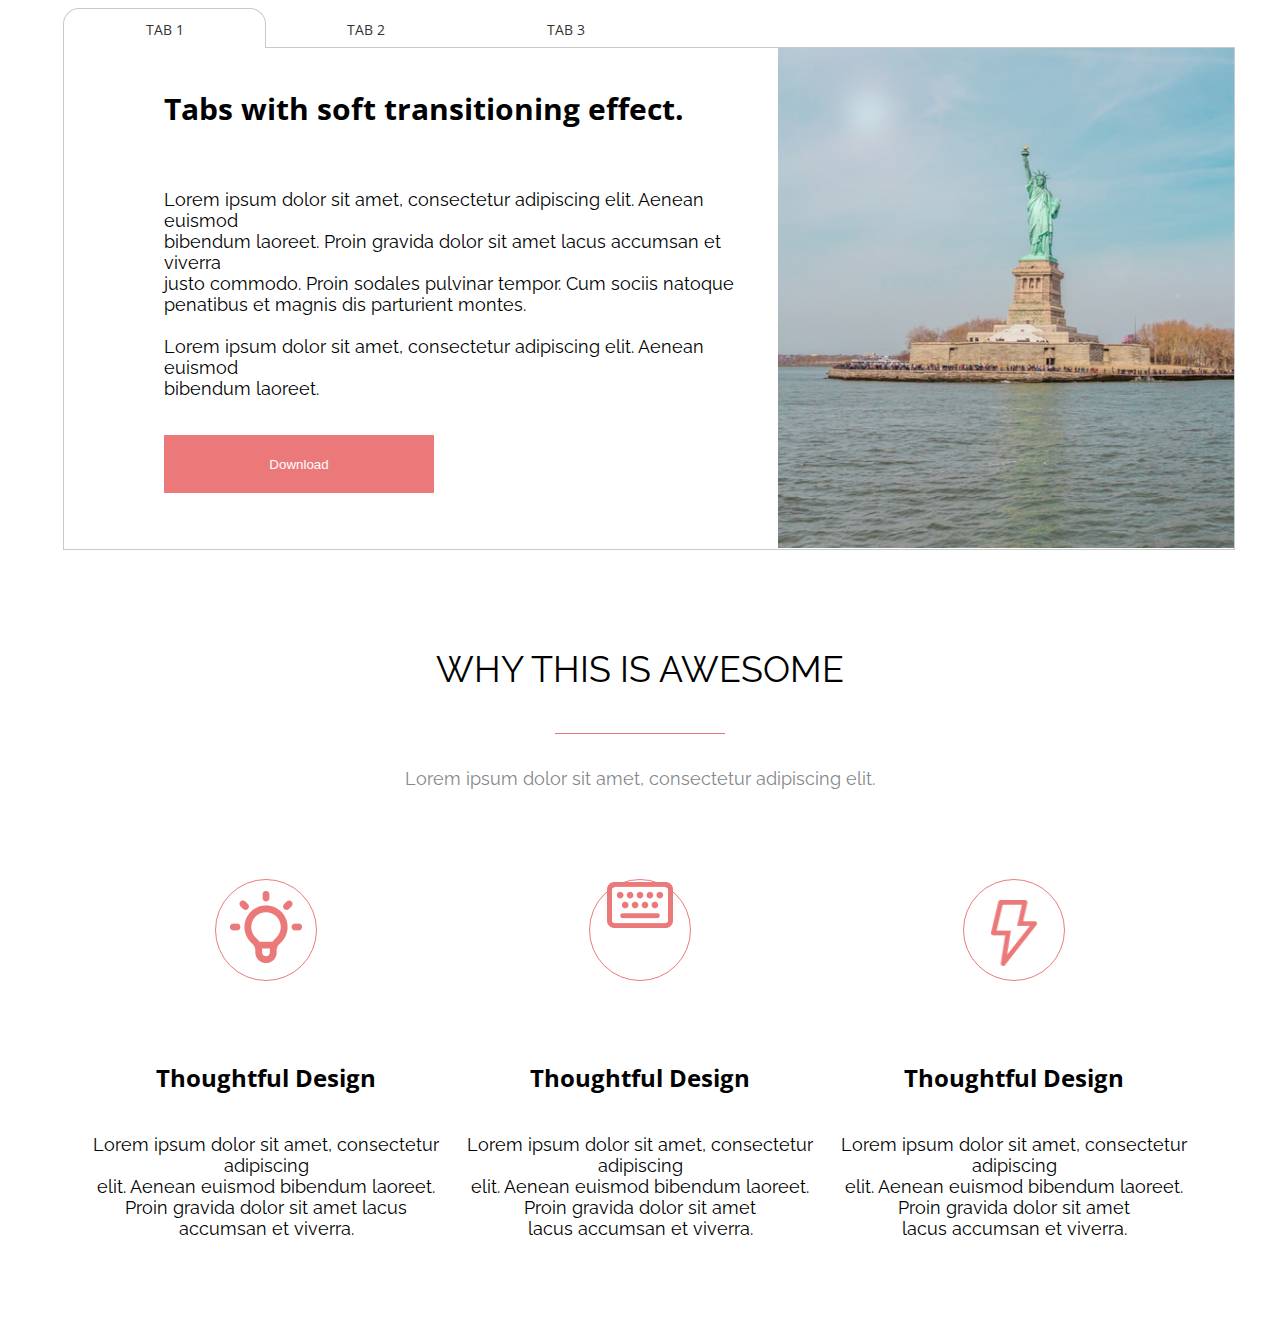
<file: домашка 1,2+individual/index.html>
<!DOCTYPE html>
<html lang="en">
  <head>
    <meta charset="UTF-8" />
    <meta http-equiv="X-UA-Compatible" content="IE=edge" />
    <meta name="viewport" content="width=device-width, initial-scale=1.0" />
    <title>Homework KatyaM</title>
    <link rel="stylesheet" type="text/css" href="styles/style.css" />
    <link rel="stylesheet" type="text/css" href="styles/style2.css" />
    <link rel="preconnect" href="https://fonts.googleapis.com" />
    <link rel="preconnect" href="https://fonts.gstatic.com" crossorigin />
    <link
      href="https://fonts.googleapis.com/css2?family=Open+Sans&display=swap"
      rel="stylesheet"
    />
    <link
      href="https://fonts.googleapis.com/css2?family=Raleway&display=swap"
      rel="stylesheet"
    />
  </head>
  <body>
    <!--Вторая домашка -->
    <div class="tabs">
      <div class="tabs__content">
        <div class="tabs__small-tabs">
          <div class="tabs__tab1"><p class="tab__name">TAB 1</p></div>
          <div class="tabs__tab2"><p class="tab__name">TAB 2</p></div>
          <div class="tabs__tab3"><p class="tab__name">TAB 3</p></div>
        </div>
        <div class="tabs__banner">
          <div class="tabs__left-banner">
            <h3 class="tabs__left-banner-title">
              Tabs with soft transitioning effect.
            </h3>
            <p class="tabs__left-banner-subtitle">
              Lorem ipsum dolor sit amet, consectetur adipiscing elit. Aenean
              euismod <br />bibendum laoreet. Proin gravida dolor sit amet lacus
              accumsan et viverra <br />
              justo commodo. Proin sodales pulvinar tempor. Cum sociis natoque
              penatibus et magnis dis parturient montes.<br />
              <br />
              Lorem ipsum dolor sit amet, consectetur adipiscing elit. Aenean
              euismod <br />
              bibendum laoreet.
            </p>
            <br />

            <button class="tabs__download-button">Download</button>
          </div>
          <!-- -->
          <div class="tabs__right-banner">
            <img
              class="tabs__right-banner-img"
              src="images/newyork.png"
              alt="liberty statue"
            />
          </div>
        </div>
      </div>
    </div>

    <!--Первая домашка -->
    <div class="awesome">
      <div class="awesome__content">
        <h2 class="awesome__header">WHY THIS IS AWESOME</h2>
        <img
          class="awesome__separator"
          src="images/separator.png"
          alt="separator"
        />
        <h5 class="awesome__subtitle">
          Lorem ipsum dolor sit amet, consectetur adipiscing elit.
        </h5>

        <div class="awesome__cards">
          <div class="awesome__card">
            <div class="awesome_frame">
              <img src="images/light.png" class="awesome__picture-light" />
            </div>

            <h4 class="awesome__card-header">Thoughtful Design</h4>
            <h5 class="awesome__card-text">
              Lorem ipsum dolor sit amet, consectetur adipiscing <br />
              elit. Aenean euismod bibendum laoreet. Proin gravida dolor sit
              amet lacus <br />
              accumsan et viverra.
            </h5>
          </div>
          <div class="awesome__card">
            <div class="awesome_frame">
              <img src="images/typer.png" class="awesome__picture-typer" />
            </div>

            <h4 class="awesome__card-header">Thoughtful Design</h4>
            <h5 class="awesome__card-text">
              Lorem ipsum dolor sit amet, consectetur adipiscing <br />
              elit. Aenean euismod bibendum laoreet. Proin gravida dolor sit
              amet <br />
              lacus accumsan et viverra.
            </h5>
          </div>
          <div class="awesome__card">
            <div class="awesome_frame">
              <img src="images/thunder.png" class="awesome__picture-thunder" />
            </div>

            <h4 class="awesome__card-header">Thoughtful Design</h4>
            <h5 class="awesome__card-text">
              Lorem ipsum dolor sit amet, consectetur adipiscing <br />
              elit. Aenean euismod bibendum laoreet. Proin gravida dolor sit
              amet <br />
              lacus accumsan et viverra.
            </h5>
          </div>
        </div>
      </div>
    </div>
  </body>
</html>
</file>
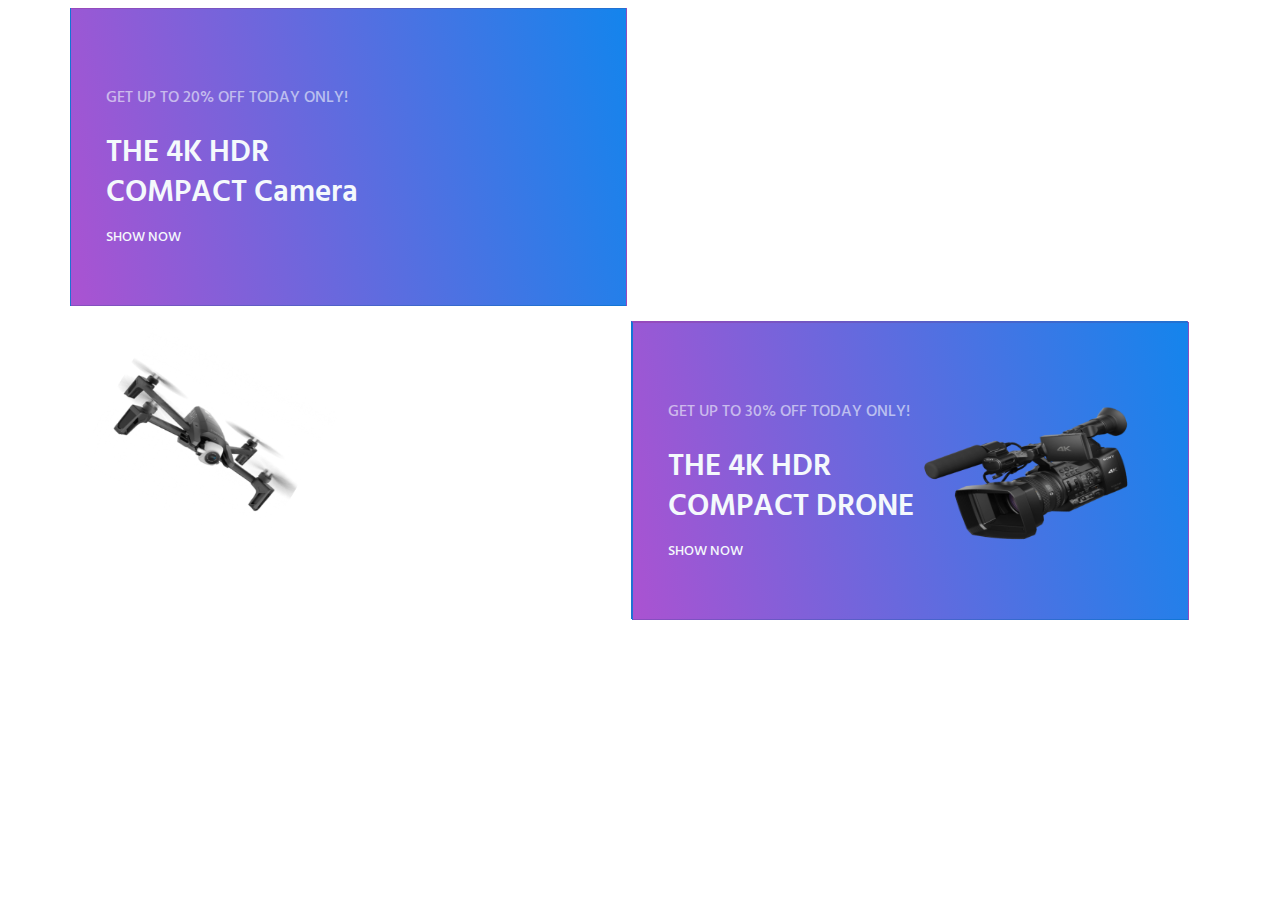
<file: домашка4/index.html>
<!DOCTYPE html>
<html lang="en">
  <head>
    <meta charset="UTF-8" />
    <meta http-equiv="X-UA-Compatible" content="IE=edge" />
    <meta name="viewport" content="width=device-width, initial-scale=1.0" />
    <link rel="stylesheet" type="text/css" href="style.css" />
    <link rel="preconnect" href="https://fonts.googleapis.com">
<link rel="preconnect" href="https://fonts.gstatic.com" crossorigin>
<link href="https://fonts.googleapis.com/css2?family=Hind+Siliguri&display=swap" rel="stylesheet">
    <title>Document</title>
  </head>
  <body>
    <div class="main">
      <div class="special-offer">

        <div class="special-offer-item">
            <div class="special-offer-item-text">
            <p class="special-offer-item-text__sale">Get up to 20% off Today Only!</p>
            <h1 class="special-offer-item-text__title">THE 4K HDR <br> COMPACT Camera</h1>
            <p class="special-offer-item-text__button">Show Now</p>
            </div>
            <div class="special-offer-item-img">
            <img class="special-offer-item-img__drone" src="images/drone.png" alt="drone">
            </div>
        </div>
        <div class="special-offer-item">
            <div class="special-offer-item">
                <div class="special-offer-item-text">
                <p class="special-offer-item-text__sale">Get up to 30% off Today Only!</p>
                <h1 class="special-offer-item-text__title">THE 4K HDR <br> COMPACT DRONE</h1>
                <p class="special-offer-item-text__button">Show Now</p>
                </div>
                <div class="special-offer-item-img">
                <img class="special-offer-item-img__camera" src="images/camera.png" alt="camera">
                </div>
            </div>
        </div>
      </div>
    </div>
</div>
  </body>
</html>
</file>
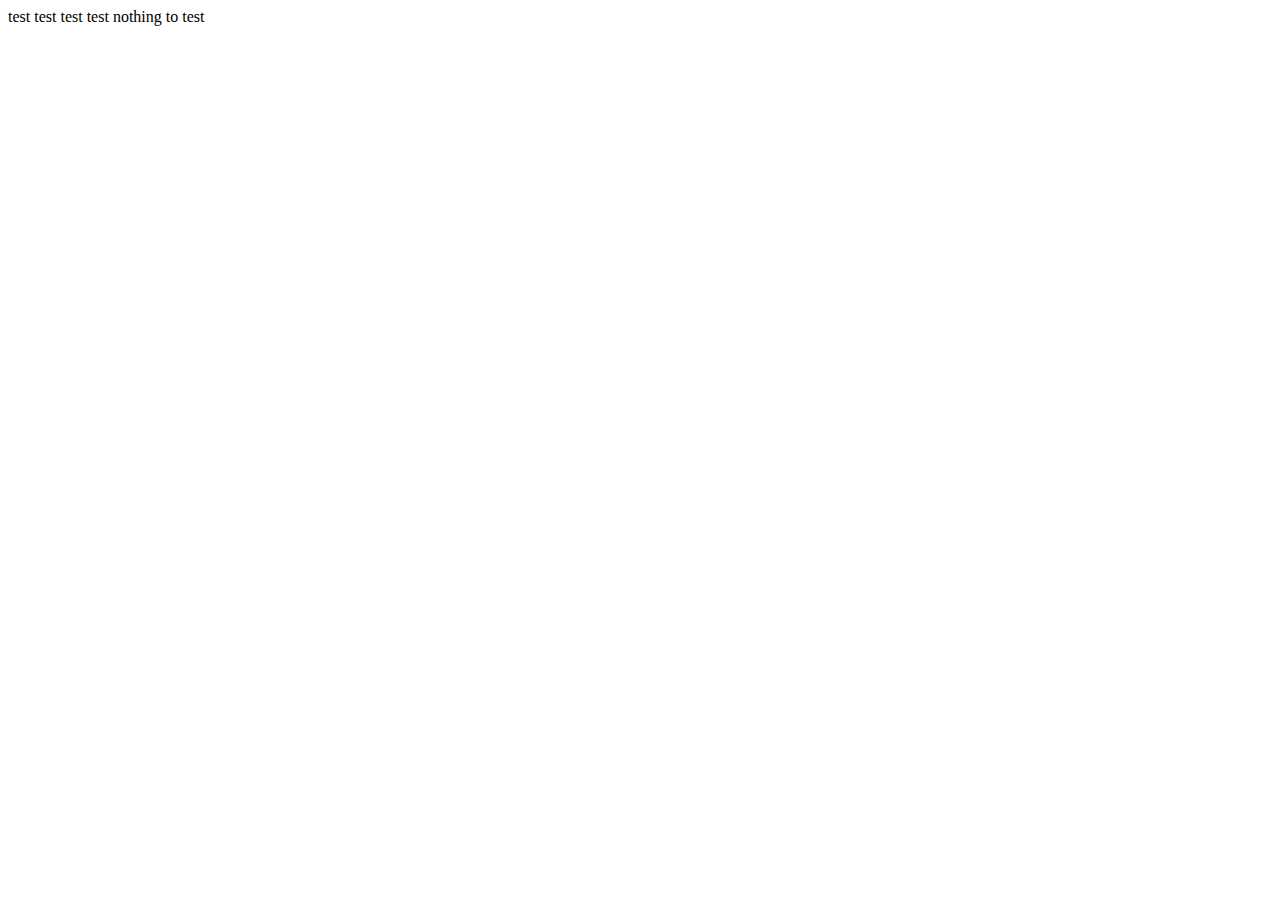
<file: testing/testing.html>
<!DOCTYPE html>
<html lang="en">
  <head>
    <meta charset="UTF-8" />
    <meta http-equiv="X-UA-Compatible" content="IE=edge" />
    <meta name="viewport" content="width=, initial-scale=1.0" />
    <title>Document</title>
  </head>
  <body>
    test test test test nothing to test
  </body>
</html>
</file>
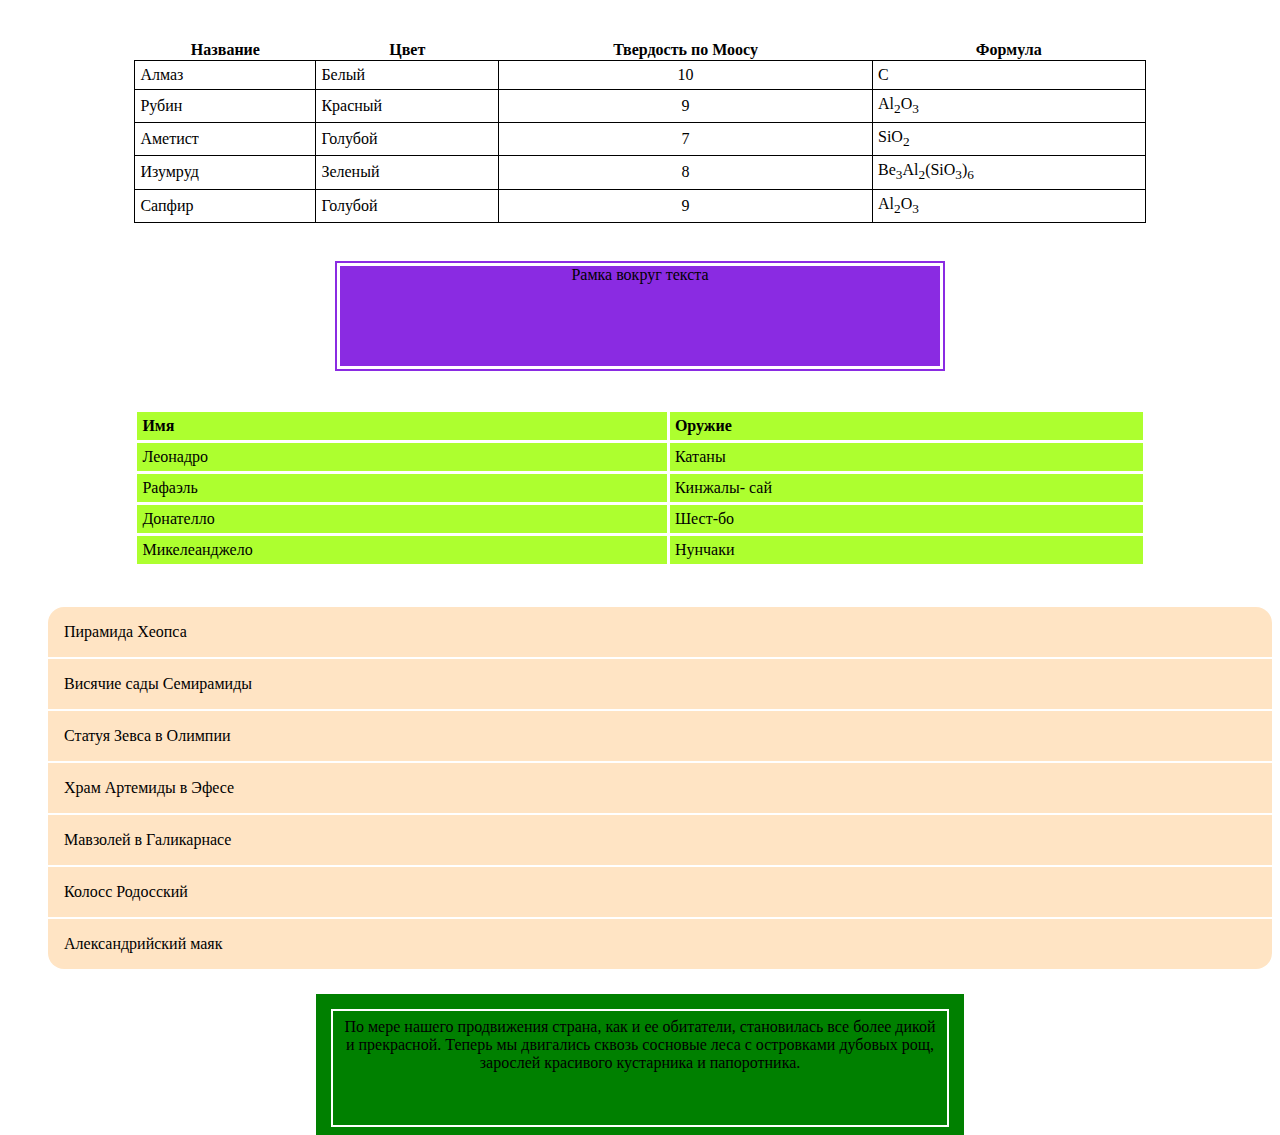
<file: домашка 1,2+individual/individual.html>
<!DOCTYPE html>
<html lang="en">
  <head>
    <meta charset="UTF-8" />
    <meta http-equiv="X-UA-Compatible" content="IE=edge" />
    <meta name="viewport" content="width=device-width, initial-scale=1.0" />
    <link rel="stylesheet" type="text/css" href="styles/individual.css" />
    <title>Document</title>
  </head>
  <body>
    <!--Выравнивание таблицы-->
    <div class="content">
      <table class="content__table">
        <tr>
          <th>Название</th>
          <th>Цвет</th>
          <th>Твердость по Моосу</th>
          <th>Формула</th>
        </tr>
        <tr>
          <td>Алмаз</td>
          <td>Белый</td>
          <td>10</td>
          <td>C</td>
        </tr>
        <tr>
          <td>Рубин</td>
          <td>Красный</td>
          <td>9</td>
          <td>Al<sub>2</sub>O<sub>3</sub></td>
        </tr>
        <tr>
          <td>Аметист</td>
          <td>Голубой</td>
          <td>7</td>
          <td>SiO<sub>2</sub></td>
        </tr>
        <tr>
          <td>Изумруд</td>
          <td>Зеленый</td>
          <td>8</td>
          <td>Be<sub>3</sub>Al<sub>2</sub>(SiO<sub>3</sub>)<sub>6</sub></td>
        </tr>
        <tr>
          <td>Сапфир</td>
          <td>Голубой</td>
          <td>9</td>
          <td>Al<sub>2</sub>O<sub>3</sub></td>
        </tr>
      </table>
    </div>

    <!--Рамка вокруг текста-->
    <div class="content">
      <div class="content__frame">Рамка вокруг текста</div>
    </div>

    <!--Рамка таблицы-->
    <div class="content">
      <table class="content__table-frame">
        <tr>
          <td><b>Имя</b></td>
          <td><b>Оружие</b></td>
        </tr>
        <tr>
          <td>Леонадро</td>
          <td>Катаны</td>
        </tr>
        <tr>
          <td>Рафаэль</td>
          <td>Кинжалы- сай</td>
        </tr>
        <tr>
          <td>Донателло</td>
          <td>Шест-бо</td>
        </tr>
        <tr>
          <td>Микелеанджело</td>
          <td>Нунчаки</td>
        </tr>
      </table>
    </div>

    <!--Семь чудес света -->
    <div class="content">
      <ul class="content__wonders">
        <li class="content__rounded">Пирамида Хеопса</li>
        <li>Висячие сады Семирамиды</li>
        <li>Статуя Зевса в Олимпии</li>
        <li>Храм Артемиды в Эфесе</li>
        <li>Мавзолей в Галикарнасе</li>
        <li>Колосс Родосский</li>
        <li class="content__rounded2">Александрийский маяк</li>
      </ul>
    </div>

    <!--Рамка -->
    <div class="content">
      <div class="content__green-frame">
        По мере нашего продвижения страна, как и ее обитатели, становилась все
        более дикой и прекрасной. Теперь мы двигались сквозь сосновые леса с
        островками дубовых рощ, зарослей красивого кустарника и папоротника.
      </div>
    </div>
  </body>
</html>
</file>
<file: домашка 1,2+individual/styles/style.css>
/* Вторая домашка */
.tabs {
  width: 100vw;
  margin: 0 auto;
}
.tabs .tabs__content {
  width: 1170px;
  margin: 0 auto;
}
.tabs .tabs__content {
  height: 580px;
  width: 1170px;
}
.tabs .tabs__content .tab__name {
  font-family: "Open Sans";
  font-style: normal;
  font-weight: 400;
  font-size: 14px;
  line-height: 14px;
  align-items: center;
  text-align: center;
  color: #333333;
}
.tabs .tabs__content .tabs__tab1 {
  width: 201px;
  height: 39px;
  border: 1px solid #c6cbcd;
  display: inline-block;
  margin-bottom: -1px;
  position: relative;
  text-align: center;
  background-color: white;
  border-bottom: none;
  border-top-left-radius: 1rem;
  border-top-right-radius: 1rem;
}
.tabs .tabs__content .tabs__tab2 {
  width: 201px;
  height: 39px;
  border: 1px solid #c6cbcd;
  display: inline-block;
  margin-bottom: -1px;
  border-bottom: none;
  border-right: none;
  border-left: none;
  border-top: none;
  margin-left: -5px;
}
.tabs .tabs__content .tabs__tab3 {
  width: 201px;
  height: 39px;
  border: 1px solid #c6cbcd;
  display: inline-block;
  margin-bottom: -1px;
  border-bottom: none;
  border-right: none;
  border-top: none;
  border-left: none;
  margin-left: -5px;
}
.tabs .tabs__content .tabs__banner {
  width: 1170px;
  height: 501px;
  display: inline-block;
}
.tabs .tabs__content .tabs__banner .tabs__left-banner {
  width: 60%;
  display: inline-block;
  height: 500px;
  vertical-align: top;
}
.tabs .tabs__content .tabs__banner .tabs__left-banner .tabs__left-banner-title {
  font-family: "Open Sans";
  font-weight: 700;
  font-size: 30px;
  line-height: 41px;
  font-style: normal;

  color: #000000;
  margin-left: 100px;
  margin-top: 40px;
  margin-bottom: 60px;
}
.tabs
  .tabs__content
  .tabs__banner
  .tabs__left-banner
  .tabs__left-banner-subtitle {
  margin-left: 100px;
  margin-right: 30px;
  font-family: "Raleway";

  font-weight: 400;
  font-size: 18px;
  line-height: 21px;

  align-items: center;

  color: #000000;
}
.tabs .tabs__content .tabs__banner .tabs__left-banner .tabs__download-button {
  margin-left: 100px;
  width: 270px;
  height: 58px;
  background-color: #ec7979;
  color: white;
  border: none;
}

.tabs .tabs__content .tabs__banner .tabs__right-banner {
  height: 500px;
  width: 39%;
  display: inline-block;
}
.tabs .tabs__content .tabs__banner .tabs__right-banner .tabs__right-banner-img {
  width: 100%;
  height: 100%;
  padding-left: 8px;
}
.tabs .tabs__content .tabs__banner {
  border: 1px solid;
  border-color: #c6cbcd;
}
</file>
<file: домашка 1,2+individual/styles/style2.css>
/* Первая домашка */

.awesome {
  width: 100%;
  margin: 0 auto;
}
.awesome .awesome__content {
  width: 1170px;
  margin: 60px auto;
  text-align: center;
}
.awesome .awesome__content .awesome__header {
  font-family: "Raleway";
  font-weight: 400;
  font-size: 36px;
  line-height: 42px;
  align-items: center;
  text-align: center;
  color: #000000;
}

.awesome .awesome__content .awesome__subtitle {
  font-family: "Raleway";
  font-weight: 400;
  font-size: 18px;
  line-height: 21px;
  align-items: center;
  text-align: center;
  color: #86878b;
}
.awesome .awesome__content .awesome__cards {
  margin: 90px auto 0;
}

.awesome .awesome__content .awesome__cards .awesome__card {
  height: auto;
  width: 370px;
  display: inline-block;
  text-align: center;
  margin: 0 auto;
}
.awesome
  .awesome__content
  .awesome__cards
  .awesome__card
  .awesome__card-header {
  font-family: "Open Sans";
  font-weight: 700;
  font-size: 24px;
  line-height: 33px;
  align-items: center;
  text-align: center;
  text-transform: capitalize;
  color: #000000;
  margin: 80px auto 40px;
}

.awesome .awesome__content .awesome__cards .awesome__card .awesome__card-text {
  font-family: "Raleway";
  font-style: normal;
  font-weight: 400;
  font-size: 18px;
  line-height: 21px;
  align-items: center;
  text-align: center;
  color: #000000;
}

.awesome
  .awesome__content
  .awesome__cards
  .awesome__card
  .awesome__picture-typer {
  width: 66px;
  height: 46px;
  margin: 2px auto;
}

.awesome_frame {
  height: 100px;
  width: 100px;
  border: 1px solid #ec7979;
  border-radius: 5rem;
  margin: 0 auto;
}
.awesome
  .awesome__content
  .awesome__cards
  .awesome__card
  .awesome__picture-light {
  height: 65, 29px;
  width: 65, 29px;
  margin: 10px auto;
}
.awesome
  .awesome__content
  .awesome__cards
  .awesome__card
  .awesome__picture-thunder {
  height: 66px;
  width: 46px;
  margin: 20px auto;
}
</file>
<file: домашка4/style.css>
.main {
  width: 100%;
}
.main .special-offer {
  width: 1140px;
  margin: 0 auto;
}

.main .special-offer .special-offer-item {
  width: 555px;
  height: 296px;
  display: inline-block;
  border: 1px solid black;
  background: linear-gradient(257.26deg, #008bf0 -13.2%, #d943c9 130.95%);
  border: 1px solid rgba(0, 0, 0, 0.1);
}
.main .special-offer .special-offer-item .special-offer-item-text__title {
  font-family: "Hind Siliguri", sans-serif;
  font-family: "Hind Siliguri";
  font-weight: 600;
  font-size: 31px;
  line-height: 40px;
  color: #f4f9fc;
  margin-left: 35px;
}
.main .special-offer .special-offer-item .special-offer-item-text__sale {
  font-family: "Hind Siliguri";
  font-style: normal;
  font-weight: 500;
  font-size: 16px;
  line-height: 27px;
  text-transform: uppercase;
  color: #f4f9fc;
  opacity: 0.6;
  margin-top: 75px;
  margin-left: 35px;
}
.main .special-offer .special-offer-item .special-offer-item-img__drone {
  width: 270px;
  height: 231px;
}
.main .special-offer .special-offer-item .special-offer-item-img__camera {
  width: 238px;
  height: 151px;
}
.main .special-offer .special-offer-item-text .special-offer-item-text__button {
  font-family: "Hind Siliguri";
  font-style: normal;
  font-weight: 500;
  font-size: 14px;
  line-height: 27px;
  text-transform: uppercase;
  color: #f4f9fc;
  margin-left: 35px;
  margin-top: -10px;
  margin-bottom: 74px;
}

.special-offer-item-text {
  display: inline-block;
}
.special-offer-item-img {
  display: inline-block;
}
</file>
<file: домашка 1,2+individual/styles/individual.css>
/* Выравнивание таблицы */
.content {
  width: 100%;
  margin-top: 40px;
}
.content .content__table {
  width: 80%;
  margin: 0 auto;
  border-collapse: collapse;
  margin: 0 auto;
}
.content .content__table td {
  border: 1px solid black;
}
.content .content__table td:nth-child(3) {
  text-align: center;
}

/* Рамка вокруг текста  */
.content .content__frame {
  background-color: blueviolet;
  height: 100px;
  width: 600px;
  text-align: center;
  outline: 2px solid blueviolet;
  border: 3px solid white;
  margin: 0 auto;
}

/* Рамка таблицы */
.content .content__table-frame {
  width: 80%;
  border-collapse: collapse;
  background: greenyellow;
  margin: 0 auto;
}
.content .content__table-frame th,
td {
  border: 3px solid white;
  padding: 5px;
}

/* 7 чудес света */

.content .content__wonders {
  list-style: none;
  margin: 0 auto;
}

.content .content__wonders li {
  background: bisque;
  padding: 1rem;
  margin-bottom: 2px;
}

.content .content__wonders .content__rounded {
  border-top-left-radius: 1rem;
  border-top-right-radius: 1rem;
}
.content .content__wonders .content__rounded2 {
  border-bottom-left-radius: 1rem;
  border-bottom-right-radius: 1rem;
}

/* Рамка */

.content .content__green-frame {
  background-color: green;
  text-align: center;
  padding: 7px;
  height: 100px;
  width: 600px;
  text-align: center;
  outline: 15px solid green;
  border: 2px solid white;
  margin: 0 auto;
}
</file>
